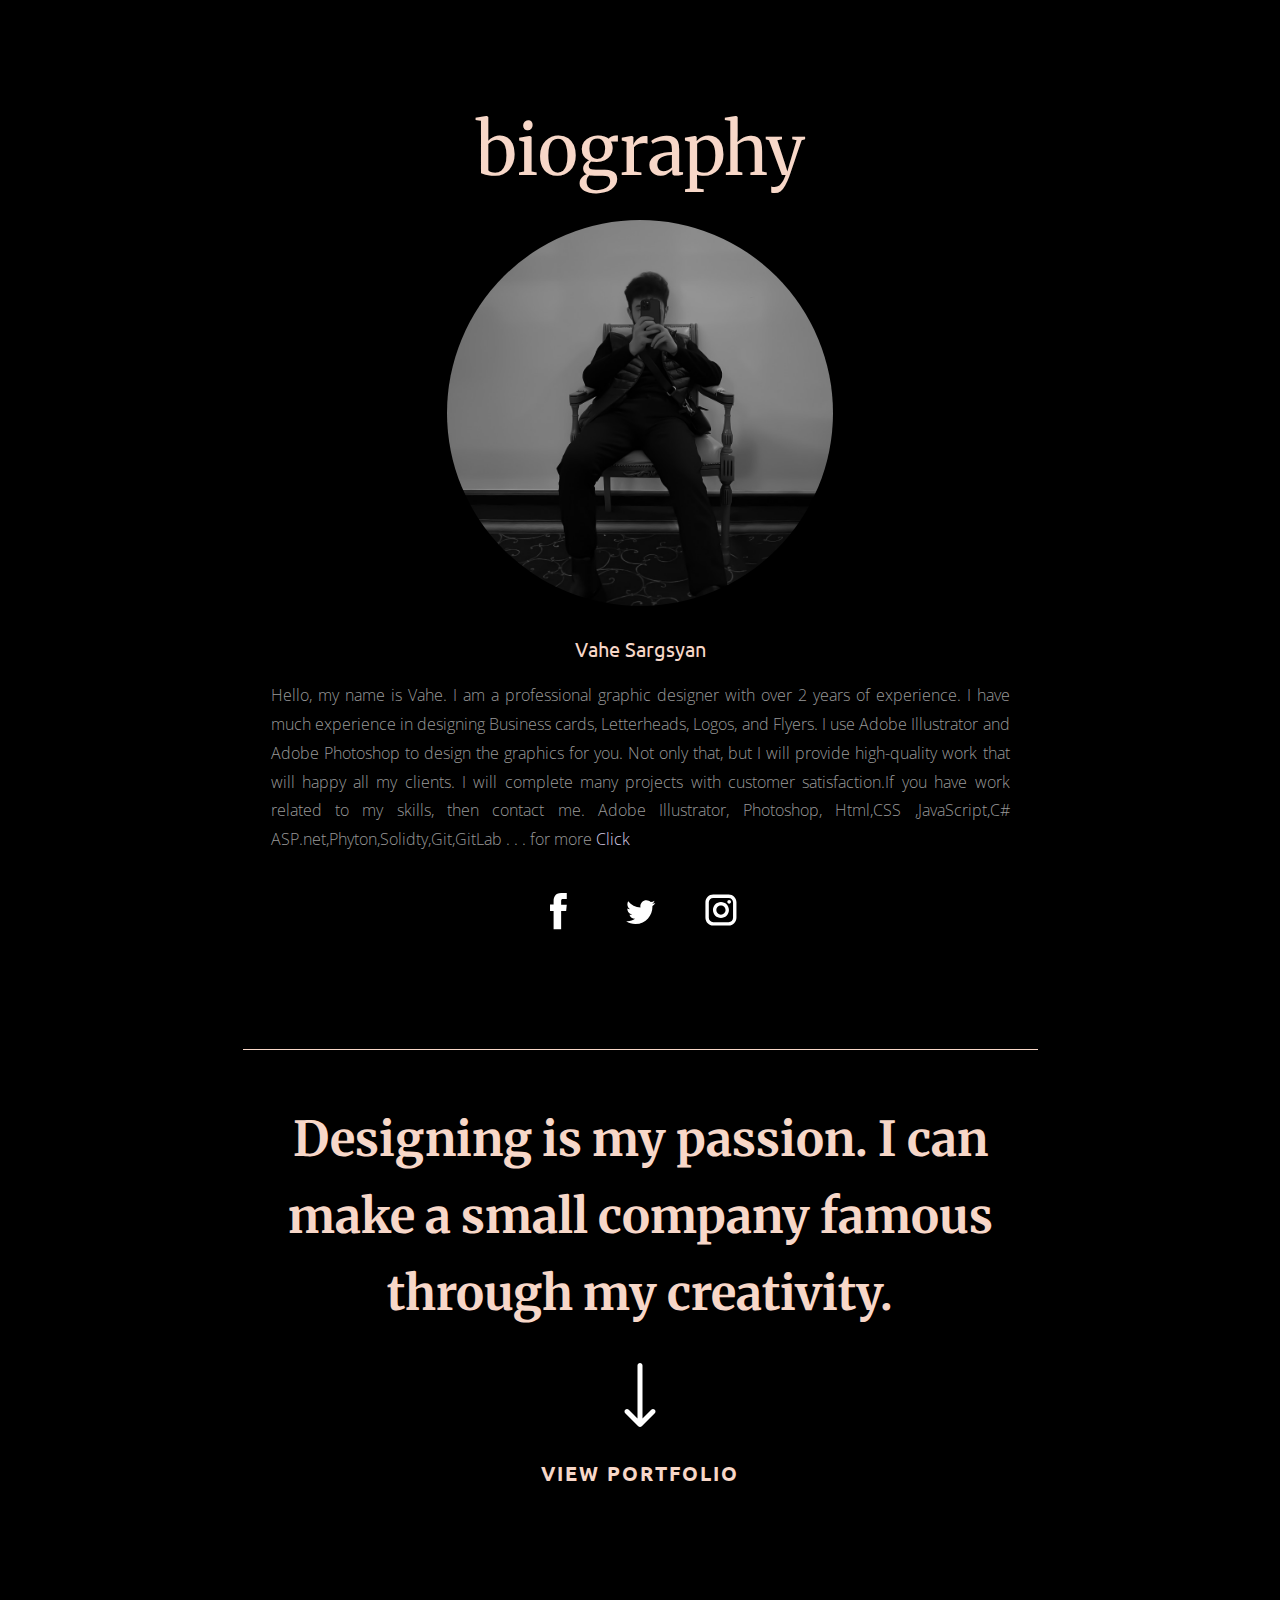
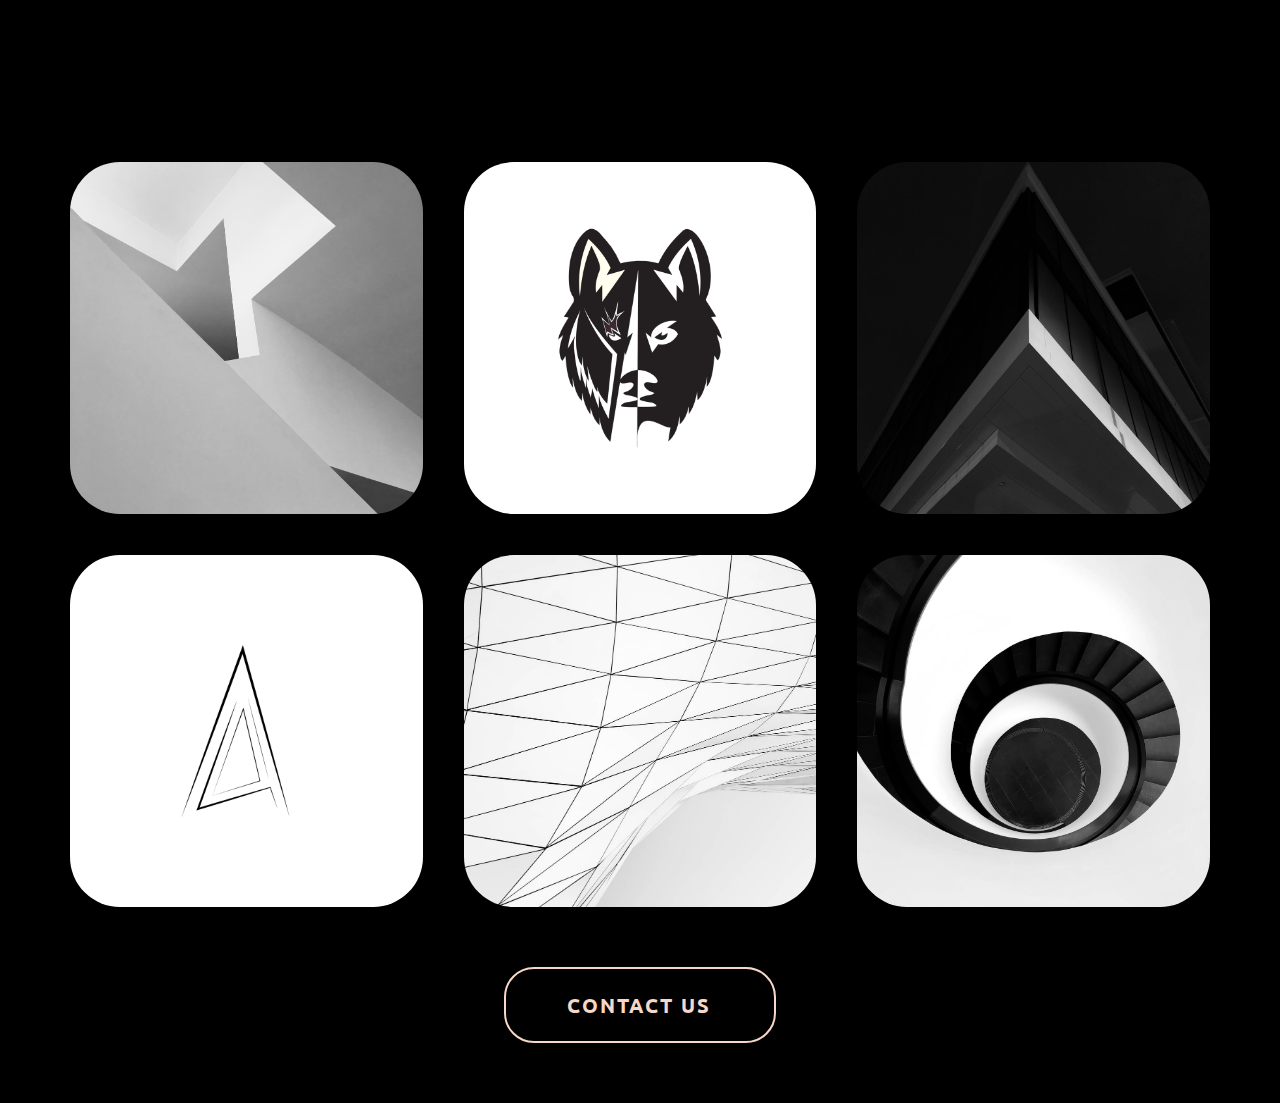
<file: index.html>
<!DOCTYPE html>
<html style="font-size: 16px;">
  <head>
    <meta name="viewport" content="width=device-width, initial-scale=1.0">
    <meta charset="utf-8">
    <meta name="keywords" content="biography, We collaborate with brands and agencies to create memorable experiences., 1, We design People Inspired Experiences that create positive change in people&amp;apos;s lives., ​We are information security.">
    <meta name="description" content="">
    <meta name="page_type" content="np-template-header-footer-from-plugin">
    <title>Home</title>
    <link rel="stylesheet" href="nicepage.css" media="screen">
<link rel="stylesheet" href="Home.css" media="screen">
    <script class="u-script" type="text/javascript" src="jquery.js" defer=""></script>
    <script class="u-script" type="text/javascript" src="nicepage.js" defer=""></script>
    <meta name="generator" content="Nicepage 4.7.1, nicepage.com">
    <link id="u-theme-google-font" rel="stylesheet" href="https://fonts.googleapis.com/css?family=Roboto:100,100i,300,300i,400,400i,500,500i,700,700i,900,900i|Open+Sans:300,300i,400,400i,500,500i,600,600i,700,700i,800,800i">
    <link id="u-page-google-font" rel="stylesheet" href="https://fonts.googleapis.com/css?family=Merriweather:300,300i,400,400i,700,700i,900,900i|Ubuntu:300,300i,400,400i,500,500i,700,700i|Playfair+Display:400,400i,500,500i,600,600i,700,700i,800,800i,900,900i">
    
    
    
    
    
    
    <script type="application/ld+json">{
		"@context": "http://schema.org",
		"@type": "Organization",
		"name": ""
}</script>
    <meta name="theme-color" content="#a18bbf">
    <meta property="og:title" content="Home">
    <meta property="og:type" content="website">
  </head>
  <body data-home-page="Home.html" data-home-page-title="Home" class="u-body u-overlap u-xl-mode"><header class="u-clearfix u-header u-header" id="sec-b750"><div class="u-clearfix u-sheet u-sheet-1">
        <nav class="u-align-left u-menu u-menu-dropdown u-offcanvas u-menu-1" data-responsive-from="XL">
          <div class="menu-collapse">
            <a class="u-button-style u-nav-link u-text-body-alt-color" href="#" style="padding: 4px 0px; font-size: calc(1em + 8px);">
            </a>
            <div class="u-black u-menu-overlay u-opacity u-opacity-70"></div>
          </div>
        </nav>
      </div></header>
    <section class="u-align-center u-black u-clearfix u-section-1" id="carousel_4809">
      <div class="u-clearfix u-sheet u-sheet-1">
        <h2 class="u-custom-font u-font-merriweather u-text u-text-default u-text-palette-2-base u-text-1">biography</h2>
        <div class="u-image u-image-circle u-image-1" alt="" data-image-width="721" data-image-height="1080"></div>
        <h5 class="u-custom-font u-font-ubuntu u-text u-text-palette-2-base u-text-2">Vahe Sargsyan</h5>
        <p class="u-align-justify u-text u-text-grey-40 u-text-3"> Hello, my name is Vahe. I am a professional graphic designer with over 2 years of experience. I have much experience in designing Business cards, Letterheads, Logos, and Flyers. I use Adobe Illustrator and Adobe Photoshop to design the graphics for you. Not only that, but I will provide high-quality work that will happy all my clients. I will complete many projects with customer satisfaction.If you have work related to my skills, then contact me. Adobe Illustrator, Photoshop, Html,CSS ,JavaScript,C# ASP.net,Phyton,Solidty,Git,GitLab . . . for more <a href="https://www.linkedin.com/in/vahe-sargsyan-8b7b37234">Click</a></p>
        <div class="u-social-icons u-spacing-31 u-social-icons-1">
          <a class="u-social-url" title="facebook" target="_blank" href="https://facebook.com/vahe.sargsyan.184881/"><span class="u-icon u-social-facebook u-social-icon u-text-black"><svg class="u-svg-link" preserveAspectRatio="xMidYMin slice" viewBox="0 0 112 112" style=""><use xmlns:xlink="http://www.w3.org/1999/xlink" xlink:href="#svg-dac5"></use></svg><svg class="u-svg-content" viewBox="0 0 112 112" x="0" y="0" id="svg-dac5"><circle fill="currentColor" cx="56.1" cy="56.1" r="55"></circle><path fill="#FFFFFF" d="M73.5,31.6h-9.1c-1.4,0-3.6,0.8-3.6,3.9v8.5h12.6L72,58.3H60.8v40.8H43.9V58.3h-8V43.9h8v-9.2
c0-6.7,3.1-17,17-17h12.5v13.9H73.5z"></path></svg></span>
          </a>
          <a class="u-social-url" title="twitter" target="_blank" href="https://twitter.com/VaheS24"><span class="u-icon u-social-icon u-social-twitter u-text-black"><svg class="u-svg-link" preserveAspectRatio="xMidYMin slice" viewBox="0 0 112 112" ><use xmlns:xlink="http://www.w3.org/1999/xlink" xlink:href="#svg-e771"></use></svg><svg class="u-svg-content" viewBox="0 0 112 112" x="0" y="0" id="svg-e771"><circle fill="currentColor" class="st0" cx="56.1" cy="56.1" r="55"></circle><path fill="#FFFFFF" d="M83.8,47.3c0,0.6,0,1.2,0,1.7c0,17.7-13.5,38.2-38.2,38.2C38,87.2,31,85,25,81.2c1,0.1,2.1,0.2,3.2,0.2
c6.3,0,12.1-2.1,16.7-5.7c-5.9-0.1-10.8-4-12.5-9.3c0.8,0.2,1.7,0.2,2.5,0.2c1.2,0,2.4-0.2,3.5-0.5c-6.1-1.2-10.8-6.7-10.8-13.1
c0-0.1,0-0.1,0-0.2c1.8,1,3.9,1.6,6.1,1.7c-3.6-2.4-6-6.5-6-11.2c0-2.5,0.7-4.8,1.8-6.7c6.6,8.1,16.5,13.5,27.6,14
c-0.2-1-0.3-2-0.3-3.1c0-7.4,6-13.4,13.4-13.4c3.9,0,7.3,1.6,9.8,4.2c3.1-0.6,5.9-1.7,8.5-3.3c-1,3.1-3.1,5.8-5.9,7.4
c2.7-0.3,5.3-1,7.7-2.1C88.7,43,86.4,45.4,83.8,47.3z"></path></svg></span>
          </a>
          <a class="u-social-url" title="instagram" target="_blank" href="https://instagram.com/vahe.24"><span class="u-icon u-social-icon u-social-instagram u-text-black"><svg class="u-svg-link" preserveAspectRatio="xMidYMin slice" viewBox="0 0 112 112" style=""><use xmlns:xlink="http://www.w3.org/1999/xlink" xlink:href="#svg-0b15"></use></svg><svg class="u-svg-content" viewBox="0 0 112 112" x="0" y="0" id="svg-0b15"><circle fill="currentColor" cx="56.1" cy="56.1" r="55"></circle><path fill="#FFFFFF" d="M55.9,38.2c-9.9,0-17.9,8-17.9,17.9C38,66,46,74,55.9,74c9.9,0,17.9-8,17.9-17.9C73.8,46.2,65.8,38.2,55.9,38.2
z M55.9,66.4c-5.7,0-10.3-4.6-10.3-10.3c-0.1-5.7,4.6-10.3,10.3-10.3c5.7,0,10.3,4.6,10.3,10.3C66.2,61.8,61.6,66.4,55.9,66.4z"></path><path fill="#FFFFFF" d="M74.3,33.5c-2.3,0-4.2,1.9-4.2,4.2s1.9,4.2,4.2,4.2s4.2-1.9,4.2-4.2S76.6,33.5,74.3,33.5z"></path><path fill="#FFFFFF" d="M73.1,21.3H38.6c-9.7,0-17.5,7.9-17.5,17.5v34.5c0,9.7,7.9,17.6,17.5,17.6h34.5c9.7,0,17.5-7.9,17.5-17.5V38.8
C90.6,29.1,82.7,21.3,73.1,21.3z M83,73.3c0,5.5-4.5,9.9-9.9,9.9H38.6c-5.5,0-9.9-4.5-9.9-9.9V38.8c0-5.5,4.5-9.9,9.9-9.9h34.5
c5.5,0,9.9,4.5,9.9,9.9V73.3z"></path></svg></span>
          </a>
        </div>
      </div>
    </section>
  
    <section class="u-black u-clearfix u-section-3" id="carousel_3064">
      <div class="u-clearfix u-sheet u-valign-middle-xs u-sheet-1">
        
        <div class="u-border-1 u-border-palette-2-base u-line u-line-horizontal u-line-1"></div>
        <h2 class="u-align-center u-custom-font u-font-merriweather u-text u-text-palette-2-base u-text-2"> Designing is my passion. I can make a small company famous through my creativity.</h2><span class="u-icon u-icon-circle u-text-white u-icon-1"><svg class="u-svg-link" preserveAspectRatio="xMidYMin slice" viewBox="0 0 512 512" style=""><use xmlns:xlink="http://www.w3.org/1999/xlink" xlink:href="#svg-6592"></use></svg><svg class="u-svg-content" viewBox="0 0 512 512" x="0px" y="0px" id="svg-6592" style="enable-background:new 0 0 512 512;"><g><g><path d="M374.108,373.328c-7.829-7.792-20.492-7.762-28.284,0.067L276,443.557V20c0-11.046-8.954-20-20-20    c-11.046,0-20,8.954-20,20v423.558l-69.824-70.164c-7.792-7.829-20.455-7.859-28.284-0.067c-7.83,7.793-7.859,20.456-0.068,28.285    l104,104.504c0.006,0.007,0.013,0.012,0.019,0.018c7.792,7.809,20.496,7.834,28.314,0.001c0.006-0.007,0.013-0.012,0.019-0.018    l104-104.504C381.966,393.785,381.939,381.121,374.108,373.328z"></path>
</g>
</g></svg></span>
        <h5 class="u-align-center u-custom-font u-font-ubuntu u-text u-text-palette-2-base u-text-3">view portfolio</h5>
      </div>
    </section>
    <section class="u-align-center u-black u-clearfix u-section-4" id="carousel_8796">
      <div class="u-clearfix u-sheet u-sheet-1">
        <div class="u-expanded-width u-gallery u-layout-grid u-lightbox u-show-text-on-hover u-gallery-1">
          <div class="u-gallery-inner u-gallery-inner-1">
            <div class="u-effect-fade u-effect-hover-zoom u-gallery-item u-radius-50 u-shape-round">
              <div class="u-back-slide" data-image-width="1125" data-image-height="1500">
                <img class="u-back-image u-expanded" src="images/pexels-photo-4107897.jpeg">
              </div>
              <div class="u-over-slide u-shading u-over-slide-1">
                <h3 class="u-gallery-heading"></h3>
                <p class="u-gallery-text"></p>
              </div>
            </div>
            <div class="u-effect-fade u-effect-hover-zoom u-gallery-item u-radius-50 u-shape-round">
              <div class="u-back-slide" data-image-width="608" data-image-height="1080">
                <img class="u-back-image u-expanded" src="images/pexels-photo-7766563.jpeg">
              </div>
              <div class="u-over-slide u-shading u-over-slide-2">
                <h3 class="u-gallery-heading"></h3>
                <p class="u-gallery-text"></p>
              </div>
            </div>
            <div class="u-effect-fade u-effect-hover-zoom u-gallery-item u-radius-50 u-shape-round">
              <div class="u-back-slide" data-image-width="1147" data-image-height="1500">
                <img class="u-back-image u-expanded" src="images/pexels-photo-3802239.jpeg">
              </div>
              <div class="u-over-slide u-shading u-over-slide-3">
                <h3 class="u-gallery-heading"></h3>
                <p class="u-gallery-text"></p>
              </div>
            </div>
            <div class="u-effect-fade u-effect-hover-zoom u-gallery-item u-radius-50 u-shape-round">
              <div class="u-back-slide" data-image-width="720" data-image-height="1080">
                <img class="u-back-image u-expanded" src="images/pexels-photo-3261141.jpeg">
              </div>
              <div class="u-over-slide u-shading u-over-slide-4">
                <h3 class="u-gallery-heading"></h3>
                <p class="u-gallery-text"></p>
              </div>
            </div>
            <div class="u-effect-fade u-effect-hover-zoom u-gallery-item u-radius-50 u-shape-round">
              <div class="u-back-slide" data-image-width="1000" data-image-height="1500">
                <img class="u-back-image u-expanded" src="images/pexels-photo-3137073.jpeg">
              </div>
              <div class="u-over-slide u-shading u-over-slide-5">
                <h3 class="u-gallery-heading"></h3>
                <p class="u-gallery-text"></p>
              </div>
            </div>
            <div class="u-effect-fade u-effect-hover-zoom u-gallery-item u-radius-50 u-shape-round">
              <div class="u-back-slide" data-image-width="1125" data-image-height="1500">
                <img class="u-back-image u-expanded" src="images/pexels-photo-2438212.jpeg">
              </div>
              <div class="u-over-slide u-shading u-over-slide-6">
                <h3 class="u-gallery-heading"></h3>
                <p class="u-gallery-text"></p>
              </div>
            </div>
          </div>
        </div>
        <a href="https://www.instagram.com/vahe.24" class="u-align-center u-border-2 u-border-palette-2-base u-btn u-btn-round u-button-style u-custom-font u-font-ubuntu u-hover-palette-2-light-3 u-none u-radius-30 u-text-hover-black u-text-palette-2-base u-btn-1">Contact US</a>
      </div>
    
   
     </body>
</html>
</file>
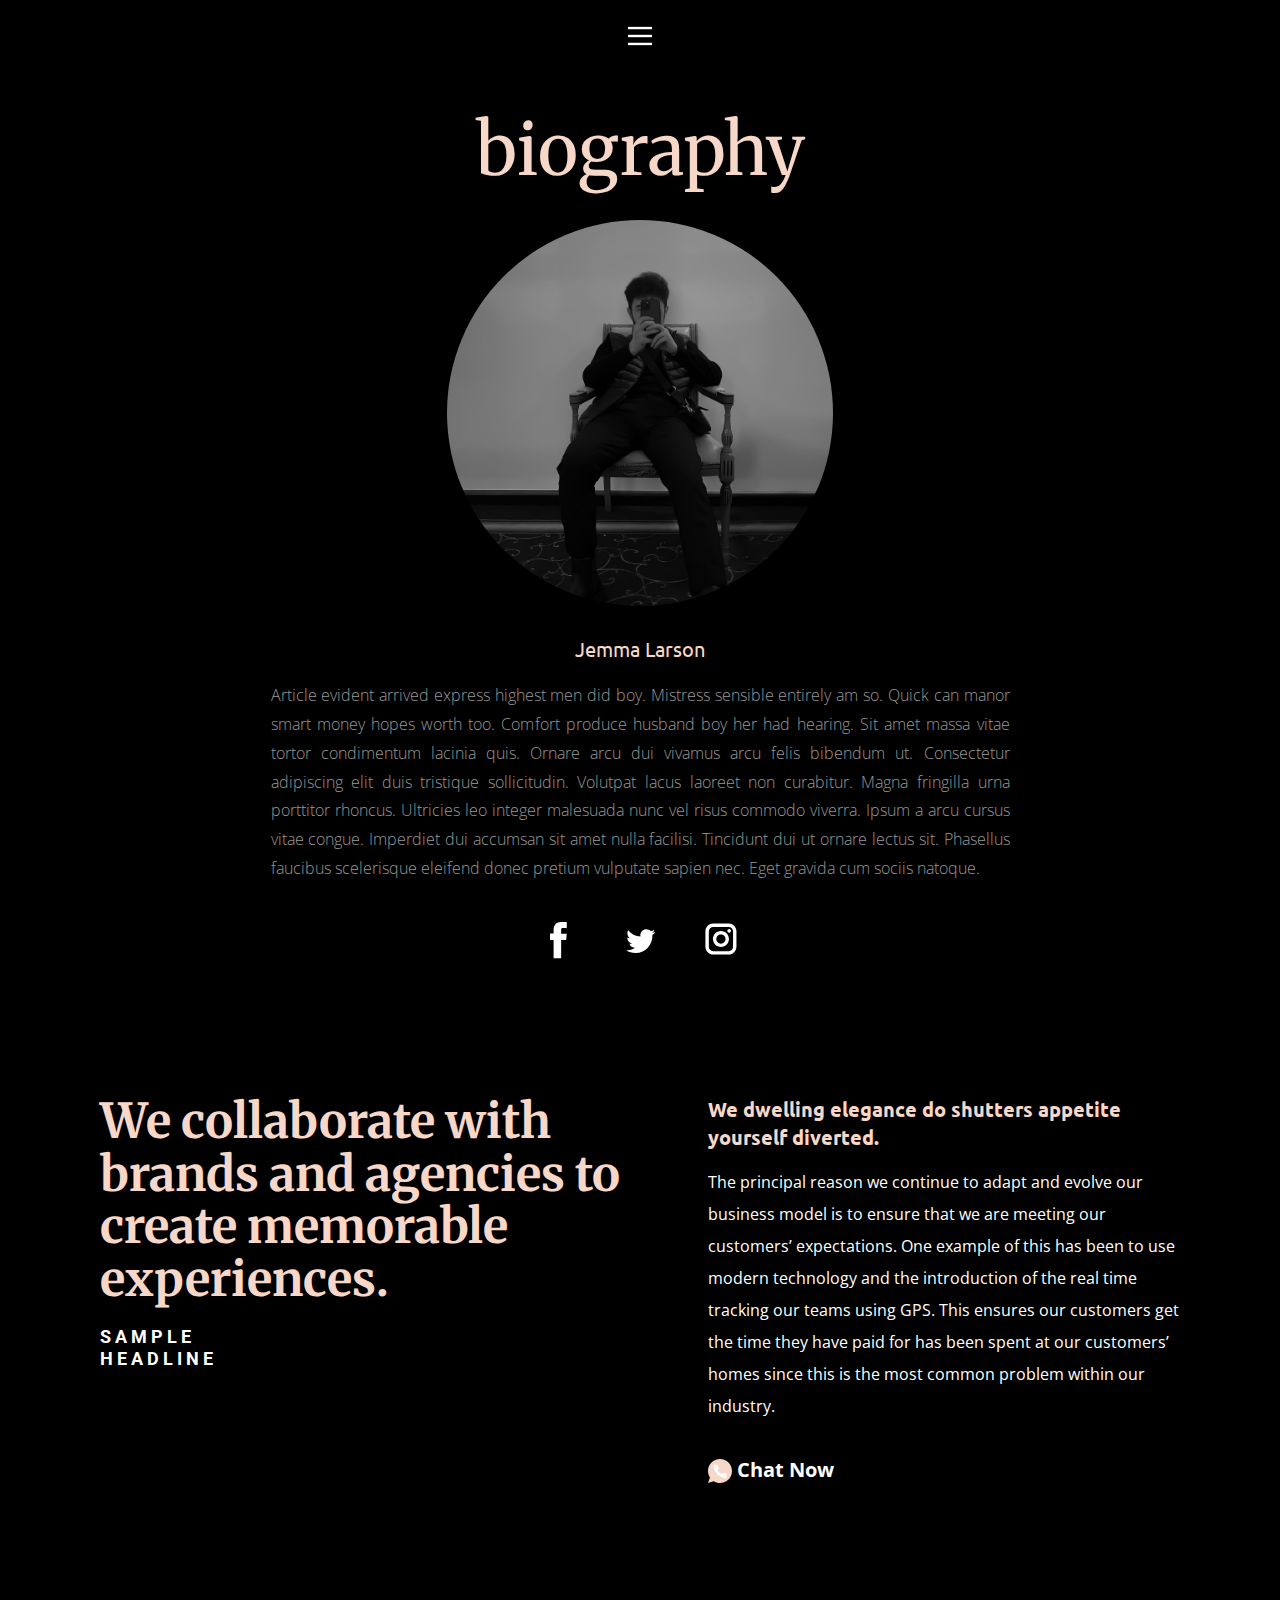
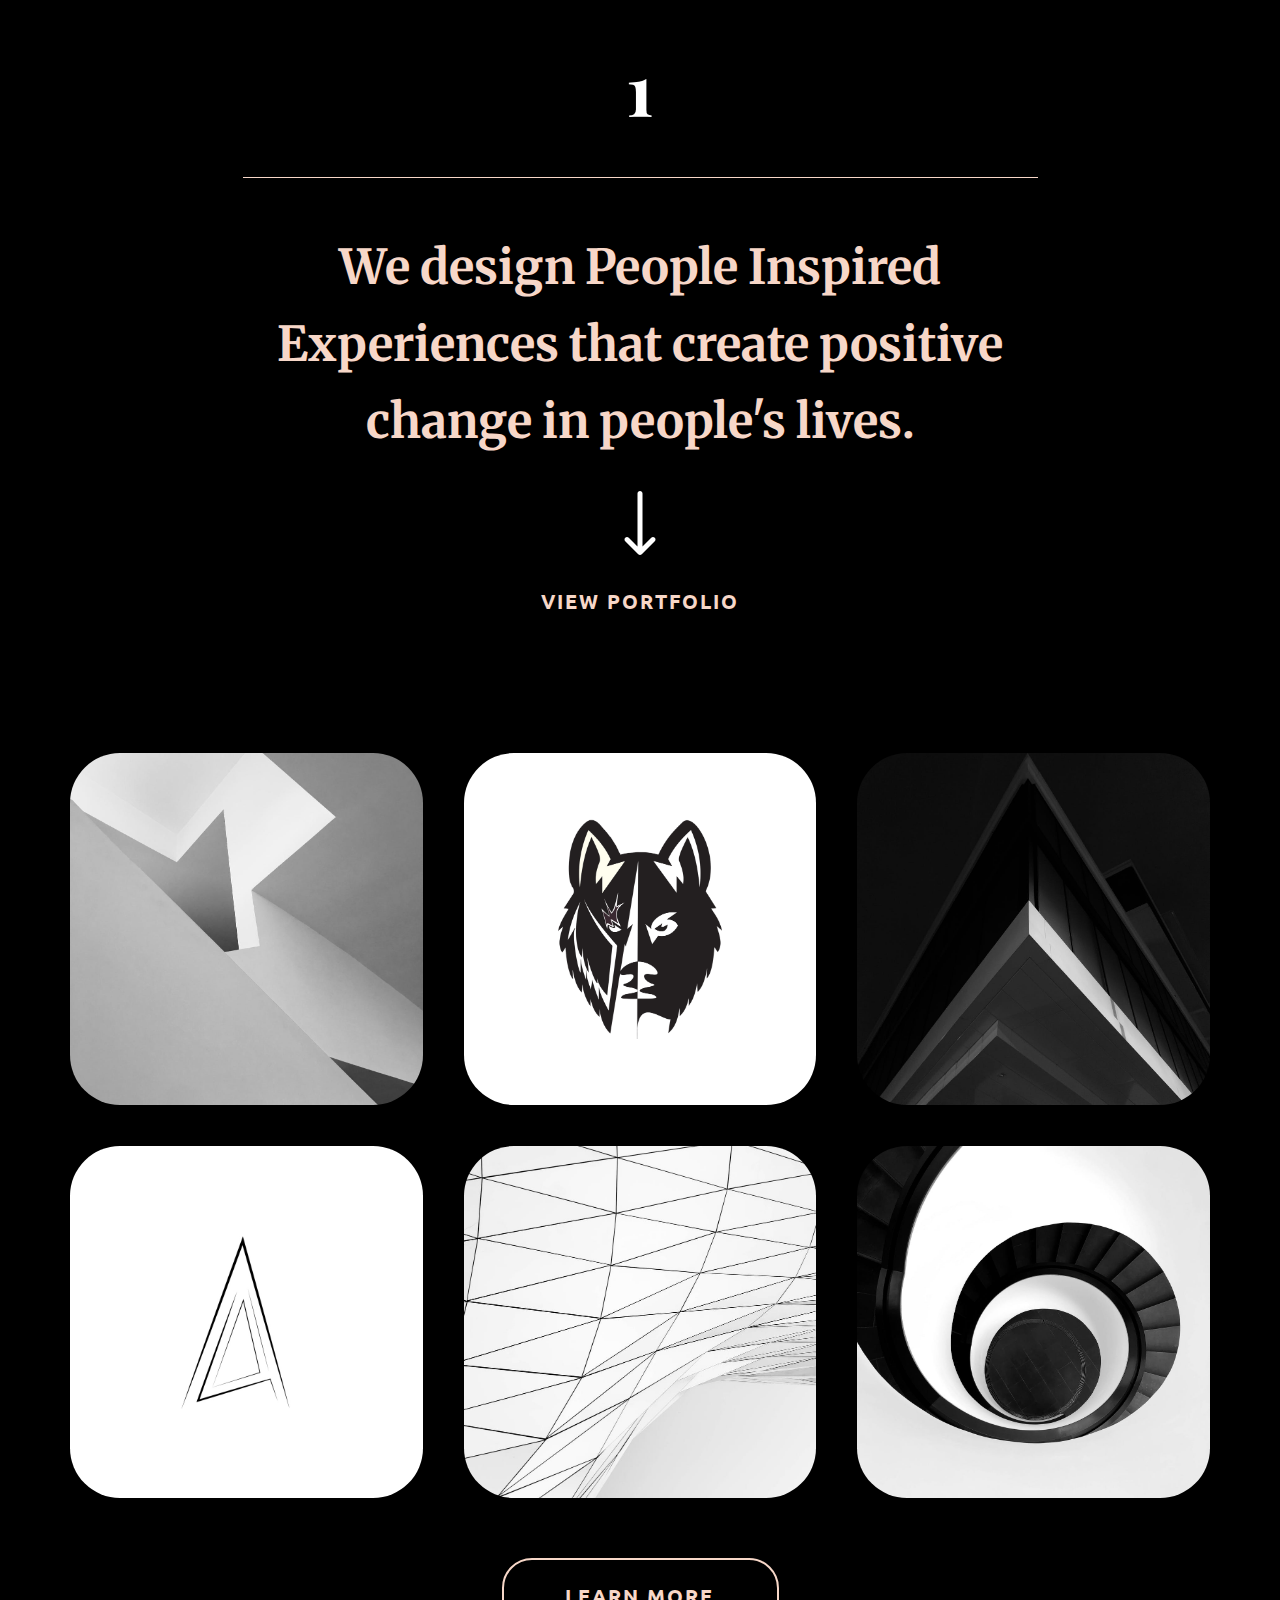
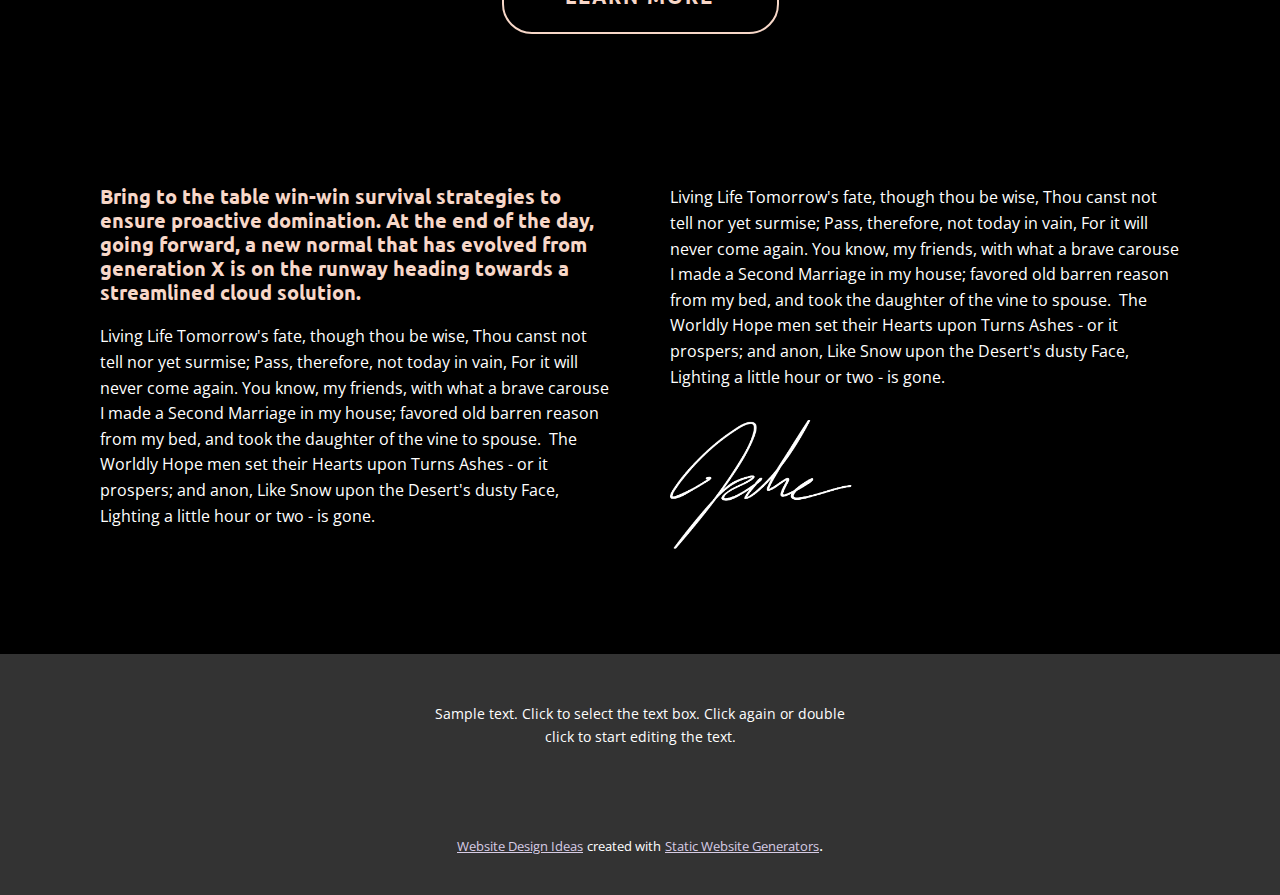
<file: Home.html>
<!DOCTYPE html>
<html style="font-size: 16px;">
  <head>
    <meta name="viewport" content="width=device-width, initial-scale=1.0">
    <meta charset="utf-8">
    <meta name="keywords" content="biography, We collaborate with brands and agencies to create memorable experiences., 1, We design People Inspired Experiences that create positive change in people&amp;apos;s lives., ​We are information security.">
    <meta name="description" content="">
    <meta name="page_type" content="np-template-header-footer-from-plugin">
    <title>Home</title>
    <link rel="stylesheet" href="nicepage.css" media="screen">
<link rel="stylesheet" href="Home.css" media="screen">
    <script class="u-script" type="text/javascript" src="jquery.js" defer=""></script>
    <script class="u-script" type="text/javascript" src="nicepage.js" defer=""></script>
    <meta name="generator" content="Nicepage 4.7.1, nicepage.com">
    <link id="u-theme-google-font" rel="stylesheet" href="https://fonts.googleapis.com/css?family=Roboto:100,100i,300,300i,400,400i,500,500i,700,700i,900,900i|Open+Sans:300,300i,400,400i,500,500i,600,600i,700,700i,800,800i">
    <link id="u-page-google-font" rel="stylesheet" href="https://fonts.googleapis.com/css?family=Merriweather:300,300i,400,400i,700,700i,900,900i|Ubuntu:300,300i,400,400i,500,500i,700,700i|Playfair+Display:400,400i,500,500i,600,600i,700,700i,800,800i,900,900i">
    
    
    
    
    
    
    <script type="application/ld+json">{
		"@context": "http://schema.org",
		"@type": "Organization",
		"name": ""
}</script>
    <meta name="theme-color" content="#a18bbf">
    <meta property="og:title" content="Home">
    <meta property="og:type" content="website">
  </head>
  <body class="u-body u-overlap u-xl-mode"><header class="u-clearfix u-header u-header" id="sec-b750"><div class="u-clearfix u-sheet u-sheet-1">
        <nav class="u-align-left u-menu u-menu-dropdown u-offcanvas u-menu-1" data-responsive-from="XL">
          <div class="menu-collapse">
            <a class="u-button-style u-nav-link u-text-body-alt-color" href="#" style="padding: 4px 0px; font-size: calc(1em + 8px);">
              <svg class="u-svg-link" preserveAspectRatio="xMidYMin slice" viewBox="0 0 302 302" style=""><use xmlns:xlink="http://www.w3.org/1999/xlink" xlink:href="#svg-5c50"></use></svg>
              <svg xmlns="http://www.w3.org/2000/svg" xmlns:xlink="http://www.w3.org/1999/xlink" version="1.1" id="svg-5c50" x="0px" y="0px" viewBox="0 0 302 302" style="enable-background:new 0 0 302 302;" xml:space="preserve" class="u-svg-content"><g><rect y="36" width="302" height="30"></rect><rect y="236" width="302" height="30"></rect><rect y="136" width="302" height="30"></rect>
</g><g></g><g></g><g></g><g></g><g></g><g></g><g></g><g></g><g></g><g></g><g></g><g></g><g></g><g></g><g></g></svg>
            </a>
          </div>
          <div class="u-nav-container">
            <ul class="u-nav u-unstyled u-nav-1"><li class="u-nav-item"><a class="u-button-style u-nav-link u-text-active-palette-1-base u-text-hover-palette-2-base" href="Home.html" style="padding: 10px 20px;">Home</a>
</li><li class="u-nav-item"><a class="u-button-style u-nav-link u-text-active-palette-1-base u-text-hover-palette-2-base" href="About.html" style="padding: 10px 20px;">About</a>
</li><li class="u-nav-item"><a class="u-button-style u-nav-link u-text-active-palette-1-base u-text-hover-palette-2-base" href="Contact.html" style="padding: 10px 20px;">Contact</a>
</li></ul>
          </div>
          <div class="u-nav-container-collapse">
            <div class="u-align-center u-black u-container-style u-inner-container-layout u-opacity u-opacity-95 u-sidenav">
              <div class="u-inner-container-layout u-sidenav-overflow">
                <div class="u-menu-close"></div>
                <ul class="u-align-center u-nav u-popupmenu-items u-unstyled u-nav-2"><li class="u-nav-item"><a class="u-button-style u-nav-link" href="Home.html">Home</a>
</li><li class="u-nav-item"><a class="u-button-style u-nav-link" href="About.html">About</a>
</li><li class="u-nav-item"><a class="u-button-style u-nav-link" href="Contact.html">Contact</a>
</li></ul>
              </div>
            </div>
            <div class="u-black u-menu-overlay u-opacity u-opacity-70"></div>
          </div>
        </nav>
      </div></header>
    <section class="u-align-center u-black u-clearfix u-section-1" id="carousel_4809">
      <div class="u-clearfix u-sheet u-sheet-1">
        <h2 class="u-custom-font u-font-merriweather u-text u-text-default u-text-palette-2-base u-text-1">biography</h2>
        <div class="u-image u-image-circle u-image-1" alt="" data-image-width="721" data-image-height="1080"></div>
        <h5 class="u-custom-font u-font-ubuntu u-text u-text-palette-2-base u-text-2">Jemma Larson</h5>
        <p class="u-align-justify u-text u-text-grey-40 u-text-3"> Article evident arrived express highest men did boy. Mistress sensible entirely am so. Quick can manor smart money hopes worth too. Comfort produce husband boy her had hearing.&nbsp;Sit amet massa vitae tortor condimentum lacinia quis. Ornare arcu dui vivamus arcu felis bibendum ut. Consectetur adipiscing elit duis tristique sollicitudin. Volutpat lacus laoreet non curabitur. Magna fringilla urna porttitor rhoncus. Ultricies leo integer malesuada nunc vel risus commodo viverra. Ipsum a arcu cursus vitae congue. Imperdiet dui accumsan sit amet nulla facilisi. Tincidunt dui ut ornare lectus sit. Phasellus faucibus scelerisque eleifend donec pretium vulputate sapien nec.&nbsp;Eget gravida cum sociis natoque.&nbsp;</p>
        <div class="u-social-icons u-spacing-31 u-social-icons-1">
          <a class="u-social-url" title="facebook" target="_blank" href="https://facebook.com/name"><span class="u-icon u-social-facebook u-social-icon u-text-black"><svg class="u-svg-link" preserveAspectRatio="xMidYMin slice" viewBox="0 0 112 112" style=""><use xmlns:xlink="http://www.w3.org/1999/xlink" xlink:href="#svg-dac5"></use></svg><svg class="u-svg-content" viewBox="0 0 112 112" x="0" y="0" id="svg-dac5"><circle fill="currentColor" cx="56.1" cy="56.1" r="55"></circle><path fill="#FFFFFF" d="M73.5,31.6h-9.1c-1.4,0-3.6,0.8-3.6,3.9v8.5h12.6L72,58.3H60.8v40.8H43.9V58.3h-8V43.9h8v-9.2
c0-6.7,3.1-17,17-17h12.5v13.9H73.5z"></path></svg></span>
          </a>
          <a class="u-social-url" title="twitter" target="_blank" href="https://twitter.com/name"><span class="u-icon u-social-icon u-social-twitter u-text-black"><svg class="u-svg-link" preserveAspectRatio="xMidYMin slice" viewBox="0 0 112 112" style=""><use xmlns:xlink="http://www.w3.org/1999/xlink" xlink:href="#svg-e771"></use></svg><svg class="u-svg-content" viewBox="0 0 112 112" x="0" y="0" id="svg-e771"><circle fill="currentColor" class="st0" cx="56.1" cy="56.1" r="55"></circle><path fill="#FFFFFF" d="M83.8,47.3c0,0.6,0,1.2,0,1.7c0,17.7-13.5,38.2-38.2,38.2C38,87.2,31,85,25,81.2c1,0.1,2.1,0.2,3.2,0.2
c6.3,0,12.1-2.1,16.7-5.7c-5.9-0.1-10.8-4-12.5-9.3c0.8,0.2,1.7,0.2,2.5,0.2c1.2,0,2.4-0.2,3.5-0.5c-6.1-1.2-10.8-6.7-10.8-13.1
c0-0.1,0-0.1,0-0.2c1.8,1,3.9,1.6,6.1,1.7c-3.6-2.4-6-6.5-6-11.2c0-2.5,0.7-4.8,1.8-6.7c6.6,8.1,16.5,13.5,27.6,14
c-0.2-1-0.3-2-0.3-3.1c0-7.4,6-13.4,13.4-13.4c3.9,0,7.3,1.6,9.8,4.2c3.1-0.6,5.9-1.7,8.5-3.3c-1,3.1-3.1,5.8-5.9,7.4
c2.7-0.3,5.3-1,7.7-2.1C88.7,43,86.4,45.4,83.8,47.3z"></path></svg></span>
          </a>
          <a class="u-social-url" title="instagram" target="_blank" href="https://instagram.com/name"><span class="u-icon u-social-icon u-social-instagram u-text-black"><svg class="u-svg-link" preserveAspectRatio="xMidYMin slice" viewBox="0 0 112 112" style=""><use xmlns:xlink="http://www.w3.org/1999/xlink" xlink:href="#svg-0b15"></use></svg><svg class="u-svg-content" viewBox="0 0 112 112" x="0" y="0" id="svg-0b15"><circle fill="currentColor" cx="56.1" cy="56.1" r="55"></circle><path fill="#FFFFFF" d="M55.9,38.2c-9.9,0-17.9,8-17.9,17.9C38,66,46,74,55.9,74c9.9,0,17.9-8,17.9-17.9C73.8,46.2,65.8,38.2,55.9,38.2
z M55.9,66.4c-5.7,0-10.3-4.6-10.3-10.3c-0.1-5.7,4.6-10.3,10.3-10.3c5.7,0,10.3,4.6,10.3,10.3C66.2,61.8,61.6,66.4,55.9,66.4z"></path><path fill="#FFFFFF" d="M74.3,33.5c-2.3,0-4.2,1.9-4.2,4.2s1.9,4.2,4.2,4.2s4.2-1.9,4.2-4.2S76.6,33.5,74.3,33.5z"></path><path fill="#FFFFFF" d="M73.1,21.3H38.6c-9.7,0-17.5,7.9-17.5,17.5v34.5c0,9.7,7.9,17.6,17.5,17.6h34.5c9.7,0,17.5-7.9,17.5-17.5V38.8
C90.6,29.1,82.7,21.3,73.1,21.3z M83,73.3c0,5.5-4.5,9.9-9.9,9.9H38.6c-5.5,0-9.9-4.5-9.9-9.9V38.8c0-5.5,4.5-9.9,9.9-9.9h34.5
c5.5,0,9.9,4.5,9.9,9.9V73.3z"></path></svg></span>
          </a>
        </div>
      </div>
    </section>
    <section class="u-black u-clearfix u-section-2" id="carousel_9b82">
      <div class="u-clearfix u-sheet u-valign-middle u-sheet-1">
        <div class="u-clearfix u-expanded-width u-layout-wrap u-layout-wrap-1">
          <div class="u-layout">
            <div class="u-layout-row">
              <div class="u-align-left u-container-style u-layout-cell u-size-32 u-layout-cell-1">
                <div class="u-container-layout u-valign-top u-container-layout-1">
                  <h1 class="u-custom-font u-font-merriweather u-text u-text-palette-2-base u-text-1">We collaborate with brands and agencies to create memorable experiences.</h1>
                  <h6 class="u-text u-text-2">Sample Headline</h6>
                </div>
              </div>
              <div class="u-align-left u-container-style u-layout-cell u-size-28 u-layout-cell-2">
                <div class="u-container-layout u-valign-top u-container-layout-2">
                  <h6 class="u-custom-font u-font-ubuntu u-text u-text-palette-2-base u-text-3">We dwelling elegance do shutters appetite yourself diverted.</h6>
                  <h5 class="u-custom-font u-text u-text-font u-text-4">The principal reason we continue to adapt and evolve our business model is to ensure that we are meeting our customers’ expectations. One example of this has been to use modern technology and the introduction of the real time tracking our teams using GPS. This ensures our customers get the time they have paid for has been spent at our customers’ homes since this is the most common problem within our industry.</h5>
                  <a href="https://nicepage.com" class="u-active-none u-btn u-button-style u-hover-none u-none u-text-body-alt-color u-text-hover-palette-2-base u-btn-1"><span class="u-icon u-text-palette-2-base u-icon-1"><svg class="u-svg-content" viewBox="0 0 512 512" x="0px" y="0px" style="width: 1em; height: 1em;"><path style="fill:currentColor;" d="M256,0C114.617,0,0,114.617,0,256c0,52.03,15.563,100.414,42.231,140.818L0,512l119.128-39.706  C158.72,497.399,205.639,512,256,512c141.383,0,256-114.617,256-256S397.383,0,256,0z"></path><path style="fill:#FFFFFF;" d="M397.233,335.078V377.6c0.062,15.66-12.606,28.398-28.292,28.469c-0.892,0-1.783-0.035-2.675-0.115  c-43.705-4.74-85.689-19.641-122.571-43.52c-34.313-21.76-63.409-50.803-85.222-85.054c-24.002-36.979-38.938-79.086-43.599-122.898  c-1.412-15.59,10.108-29.378,25.732-30.791c0.847-0.062,1.686-0.106,2.534-0.106h42.611c14.257-0.141,26.412,10.293,28.407,24.382  c1.801,13.612,5.138,26.968,9.94,39.83c3.902,10.364,1.404,22.042-6.391,29.908l-18.035,17.999  c20.215,35.487,49.664,64.874,85.221,85.054l18.035-17.999c7.883-7.786,19.588-10.275,29.97-6.382  c12.888,4.802,26.271,8.13,39.91,9.922C387.09,308.312,397.594,320.689,397.233,335.078z"></path></svg><img></span>&nbsp;Chat Now
                  </a>
                </div>
              </div>
            </div>
          </div>
        </div>
      </div>
    </section>
    <section class="u-black u-clearfix u-section-3" id="carousel_3064">
      <div class="u-clearfix u-sheet u-valign-middle-xs u-sheet-1">
        <h1 class="u-align-center u-custom-font u-font-playfair-display u-text u-text-1">1</h1>
        <div class="u-border-1 u-border-palette-2-base u-line u-line-horizontal u-line-1"></div>
        <h2 class="u-align-center u-custom-font u-font-merriweather u-text u-text-palette-2-base u-text-2">We design People Inspired Experiences that create positive change in people's lives.</h2><span class="u-icon u-icon-circle u-text-white u-icon-1"><svg class="u-svg-link" preserveAspectRatio="xMidYMin slice" viewBox="0 0 512 512" style=""><use xmlns:xlink="http://www.w3.org/1999/xlink" xlink:href="#svg-6592"></use></svg><svg class="u-svg-content" viewBox="0 0 512 512" x="0px" y="0px" id="svg-6592" style="enable-background:new 0 0 512 512;"><g><g><path d="M374.108,373.328c-7.829-7.792-20.492-7.762-28.284,0.067L276,443.557V20c0-11.046-8.954-20-20-20    c-11.046,0-20,8.954-20,20v423.558l-69.824-70.164c-7.792-7.829-20.455-7.859-28.284-0.067c-7.83,7.793-7.859,20.456-0.068,28.285    l104,104.504c0.006,0.007,0.013,0.012,0.019,0.018c7.792,7.809,20.496,7.834,28.314,0.001c0.006-0.007,0.013-0.012,0.019-0.018    l104-104.504C381.966,393.785,381.939,381.121,374.108,373.328z"></path>
</g>
</g></svg></span>
        <h5 class="u-align-center u-custom-font u-font-ubuntu u-text u-text-palette-2-base u-text-3">view portfolio</h5>
      </div>
    </section>
    <section class="u-align-center u-black u-clearfix u-section-4" id="carousel_8796">
      <div class="u-clearfix u-sheet u-sheet-1">
        <div class="u-expanded-width u-gallery u-layout-grid u-lightbox u-show-text-on-hover u-gallery-1">
          <div class="u-gallery-inner u-gallery-inner-1">
            <div class="u-effect-fade u-effect-hover-zoom u-gallery-item u-radius-50 u-shape-round">
              <div class="u-back-slide" data-image-width="1125" data-image-height="1500">
                <img class="u-back-image u-expanded" src="images/pexels-photo-4107897.jpeg">
              </div>
              <div class="u-over-slide u-shading u-over-slide-1">
                <h3 class="u-gallery-heading"></h3>
                <p class="u-gallery-text"></p>
              </div>
            </div>
            <div class="u-effect-fade u-effect-hover-zoom u-gallery-item u-radius-50 u-shape-round">
              <div class="u-back-slide" data-image-width="608" data-image-height="1080">
                <img class="u-back-image u-expanded" src="images/pexels-photo-7766563.jpeg">
              </div>
              <div class="u-over-slide u-shading u-over-slide-2">
                <h3 class="u-gallery-heading"></h3>
                <p class="u-gallery-text"></p>
              </div>
            </div>
            <div class="u-effect-fade u-effect-hover-zoom u-gallery-item u-radius-50 u-shape-round">
              <div class="u-back-slide" data-image-width="1147" data-image-height="1500">
                <img class="u-back-image u-expanded" src="images/pexels-photo-3802239.jpeg">
              </div>
              <div class="u-over-slide u-shading u-over-slide-3">
                <h3 class="u-gallery-heading"></h3>
                <p class="u-gallery-text"></p>
              </div>
            </div>
            <div class="u-effect-fade u-effect-hover-zoom u-gallery-item u-radius-50 u-shape-round">
              <div class="u-back-slide" data-image-width="720" data-image-height="1080">
                <img class="u-back-image u-expanded" src="images/pexels-photo-3261141.jpeg">
              </div>
              <div class="u-over-slide u-shading u-over-slide-4">
                <h3 class="u-gallery-heading"></h3>
                <p class="u-gallery-text"></p>
              </div>
            </div>
            <div class="u-effect-fade u-effect-hover-zoom u-gallery-item u-radius-50 u-shape-round">
              <div class="u-back-slide" data-image-width="1000" data-image-height="1500">
                <img class="u-back-image u-expanded" src="images/pexels-photo-3137073.jpeg">
              </div>
              <div class="u-over-slide u-shading u-over-slide-5">
                <h3 class="u-gallery-heading"></h3>
                <p class="u-gallery-text"></p>
              </div>
            </div>
            <div class="u-effect-fade u-effect-hover-zoom u-gallery-item u-radius-50 u-shape-round">
              <div class="u-back-slide" data-image-width="1125" data-image-height="1500">
                <img class="u-back-image u-expanded" src="images/pexels-photo-2438212.jpeg">
              </div>
              <div class="u-over-slide u-shading u-over-slide-6">
                <h3 class="u-gallery-heading"></h3>
                <p class="u-gallery-text"></p>
              </div>
            </div>
          </div>
        </div>
        <a href="https://nicepage.com/c/pets-animals-html-templates" class="u-align-center u-border-2 u-border-palette-2-base u-btn u-btn-round u-button-style u-custom-font u-font-ubuntu u-hover-palette-2-light-3 u-none u-radius-30 u-text-hover-black u-text-palette-2-base u-btn-1">learn more</a>
      </div>
    </section>
    <section class="u-align-center u-black u-clearfix u-section-5" id="carousel_48df">
      <div class="u-clearfix u-sheet u-valign-middle u-sheet-1">
        <div class="u-clearfix u-expanded-width u-layout-wrap u-layout-wrap-1">
          <div class="u-layout">
            <div class="u-layout-row">
              <div class="u-container-style u-layout-cell u-size-30 u-layout-cell-1">
                <div class="u-container-layout u-container-layout-1">
                  <h5 class="u-custom-font u-font-ubuntu u-text u-text-default u-text-palette-2-base u-text-1">Bring to the table win-win survival strategies to ensure proactive domination. At the end of the day, going forward, a new normal that has evolved from generation X is on the runway heading towards a streamlined cloud solution.&nbsp;</h5>
                  <p class="u-text u-text-default u-text-2">Living Life Tomorrow's fate, though thou be wise, Thou canst not tell nor yet surmise; Pass, therefore, not today in vain, For it will never come again. You know, my friends, with what a brave carouse I made a Second Marriage in my house; favored old barren reason from my bed, and took the daughter of the vine to spouse.&nbsp;&nbsp;The Worldly Hope men set their Hearts upon Turns Ashes - or it prospers; and anon, Like Snow upon the Desert's dusty Face, Lighting a little hour or two - is gone.</p>
                </div>
              </div>
              <div class="u-container-style u-layout-cell u-size-30 u-layout-cell-2">
                <div class="u-container-layout u-container-layout-2">
                  <p class="u-text u-text-3">Living Life Tomorrow's fate, though thou be wise, Thou canst not tell nor yet surmise; Pass, therefore, not today in vain, For it will never come again. You know, my friends, with what a brave carouse I made a Second Marriage in my house; favored old barren reason from my bed, and took the daughter of the vine to spouse.&nbsp;&nbsp;The Worldly Hope men set their Hearts upon Turns Ashes - or it prospers; and anon, Like Snow upon the Desert's dusty Face, Lighting a little hour or two - is gone.</p>
                  <img src="images/829-8293847_jake-corman-signature-jake-signaturecopy.png" alt="" class="u-image u-image-contain u-image-default u-image-1" data-image-width="1280" data-image-height="911">
                </div>
              </div>
            </div>
          </div>
        </div>
      </div>
    </section>
    
    
    <footer class="u-align-center u-clearfix u-footer u-grey-80 u-footer" id="sec-9d38"><div class="u-clearfix u-sheet u-sheet-1">
        <p class="u-small-text u-text u-text-variant u-text-1">Sample text. Click to select the text box. Click again or double click to start editing the text.</p>
      </div></footer>
    <section class="u-backlink u-clearfix u-grey-80">
      <a class="u-link" href="https://nicepage.com/website-design" target="_blank">
        <span>Website Design Ideas</span>
      </a>
      <p class="u-text">
        <span>created with</span>
      </p>
      <a class="u-link" href="https://nicepage.com/static-site-generator" target="_blank">
        <span>Static Website Generators</span>
      </a>. 
    </section>
  </body>
</html>
</file>
